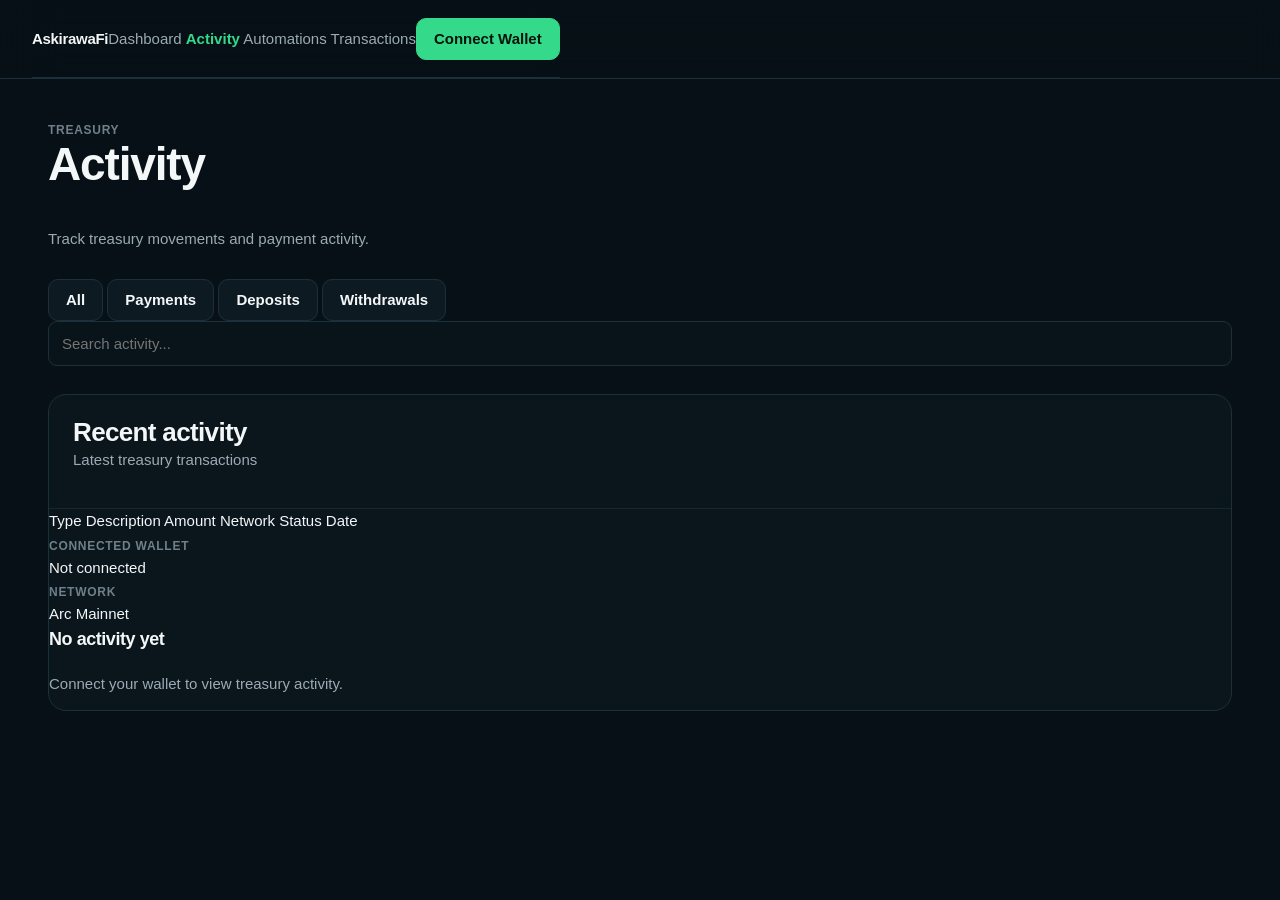
<file: activity.html>
<!DOCTYPE html>
<html lang="en">
<head>
  <meta charset="UTF-8">
  <meta name="viewport" content="width=device-width, initial-scale=1.0">

  <title>Activity | AskirawaFi</title>

  <link rel="stylesheet" href="style.css">
</head>

<body>

<header>
  <nav>
    <a href="index.html" class="logo">AskirawaFi</a>

    <div>
      <a href="index.html">Dashboard</a>
      <a href="activity.html" class="active">Activity</a>
      <a href="#automations">Automations</a>
      <a href="#transactions">Transactions</a>
    </div>

    <button class="connect-wallet">
      Connect Wallet
    </button>
  </nav>
</header>

<main>

  <section class="page-header">
    <div>
      <div class="label">TREASURY</div>

      <h1>Activity</h1>

      <p>
        Track treasury movements and payment activity.
      </p>
    </div>
  </section>


  <section class="activity-controls">

    <div class="filters">

      <button class="filter active">
        All
      </button>

      <button class="filter">
        Payments
      </button>

      <button class="filter">
        Deposits
      </button>

      <button class="filter">
        Withdrawals
      </button>

    </div>

    <input
      type="search"
      id="activitySearch"
      placeholder="Search activity..."
    >

  </section>


  <section class="activity">

    <div class="activity-header">

      <div>
        <h2>Recent activity</h2>
        <p>Latest treasury transactions</p>
      </div>

    </div>


    <div class="activity-table">

      <div class="activity-table-head">

        <span>Type</span>
        <span>Description</span>
        <span>Amount</span>
        <span>Network</span>
        <span>Status</span>
        <span>Date</span>

      </div>

<div class="wallet-summary">
  <div>
    <span class="label">CONNECTED WALLET</span>
    <div id="walletAddress">Not connected</div>
  </div>

  <div>
    <span class="label">NETWORK</span>
    <div>Arc Mainnet</div>
  </div>
</div>
      <div id="activityList">

        <div class="empty-state">

          <h3>No activity yet</h3>

          <p>
            Connect your wallet to view treasury activity.
          </p>

        </div>

      </div>

    </div>

  </section>

</main>


<script src="script.js"></script>

<script>
const searchInput = document.getElementById("activitySearch");

searchInput.addEventListener("input", function () {

  const query = this.value.toLowerCase();

  document.querySelectorAll(".activity-row").forEach(row => {

    const text = row.textContent.toLowerCase();

    row.style.display =
      text.includes(query) ? "grid" : "none";

  });

});
<script>
const walletAddress = document.getElementById("walletAddress");

function shortenAddress(address) {
  return address.slice(0, 6) + "..." + address.slice(-4);
}

async function updateWalletAddress() {
  if (!window.ethereum) {
    walletAddress.textContent = "Not connected";
    return;
  }

  try {
    const accounts = await window.ethereum.request({
      method: "eth_accounts"
    });

    if (accounts.length > 0) {
      walletAddress.textContent = shortenAddress(accounts[0]);
    } else {
      walletAddress.textContent = "Not connected";
    }
  } catch (error) {
    console.error("Unable to read wallet:", error);
  }
}

updateWalletAddress();

if (window.ethereum) {
  window.ethereum.on("accountsChanged", updateWalletAddress);
}
</script>

</body>
</html>
</file>
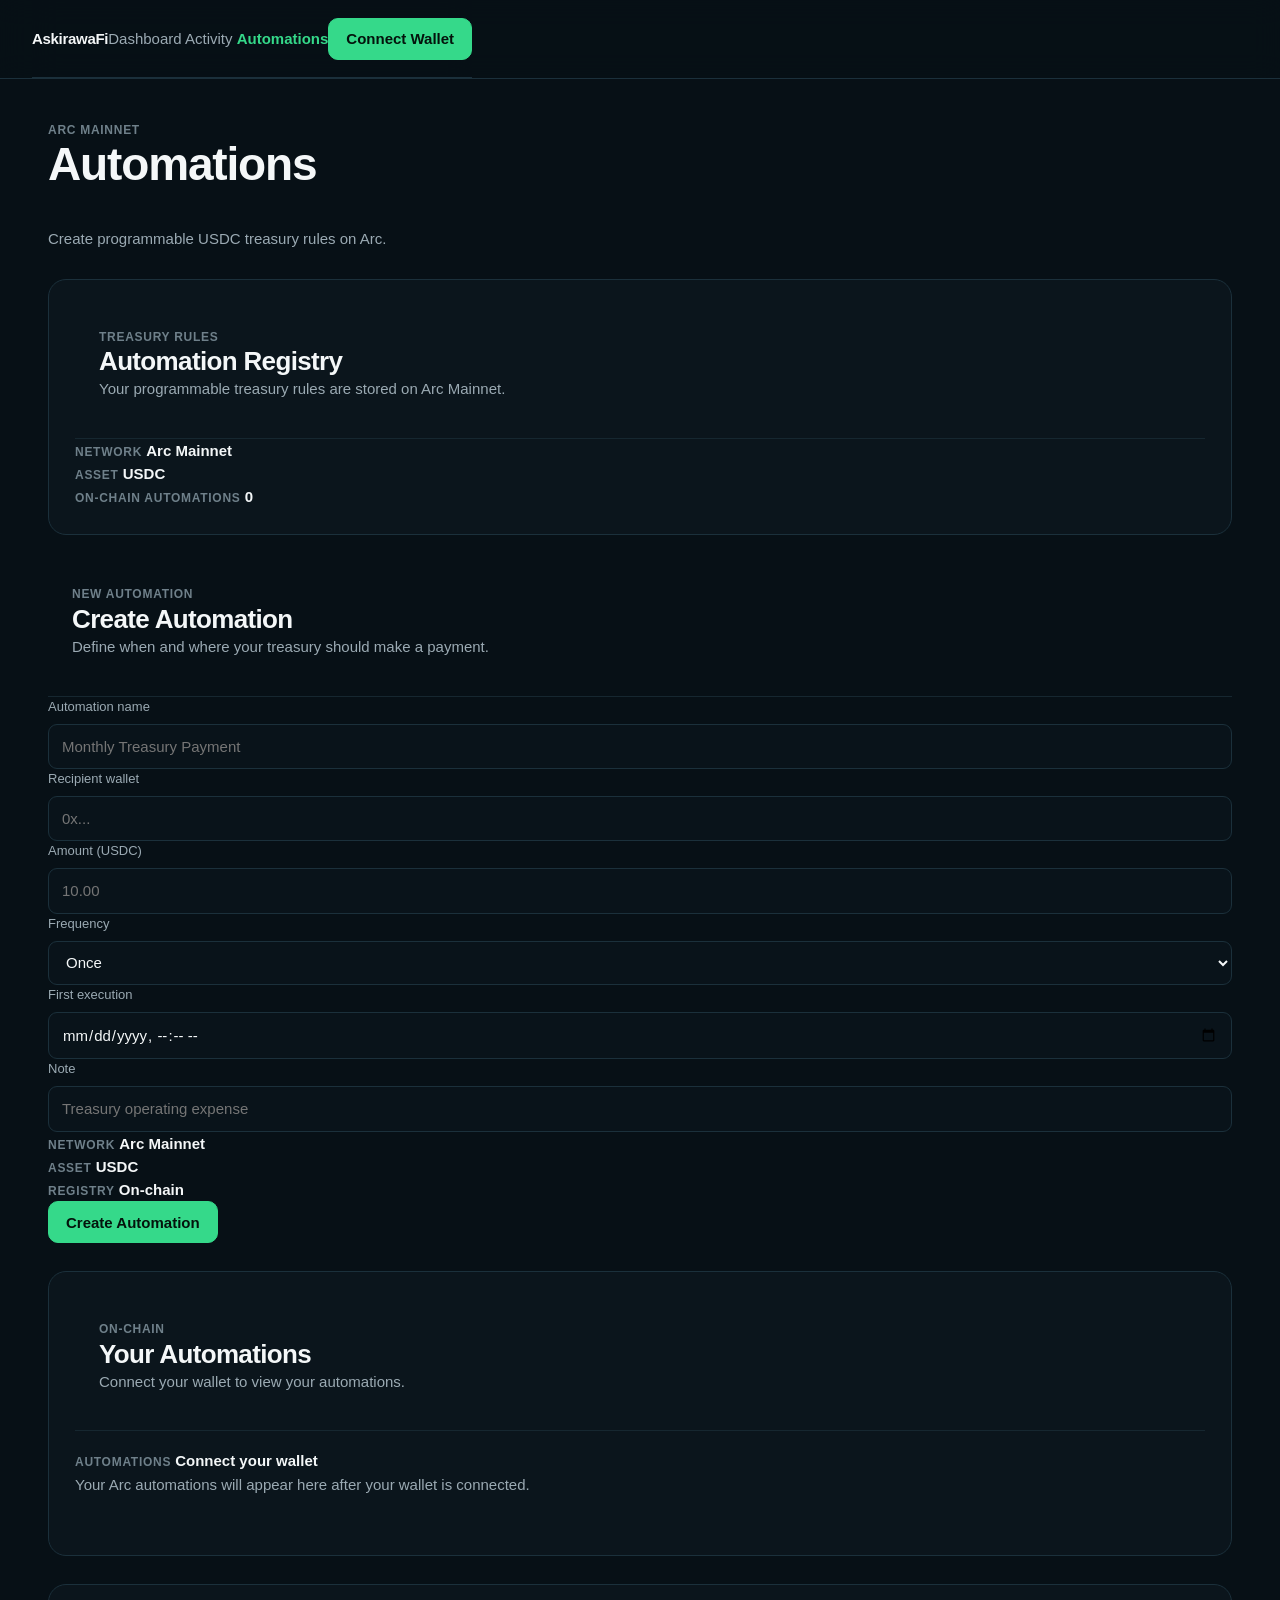
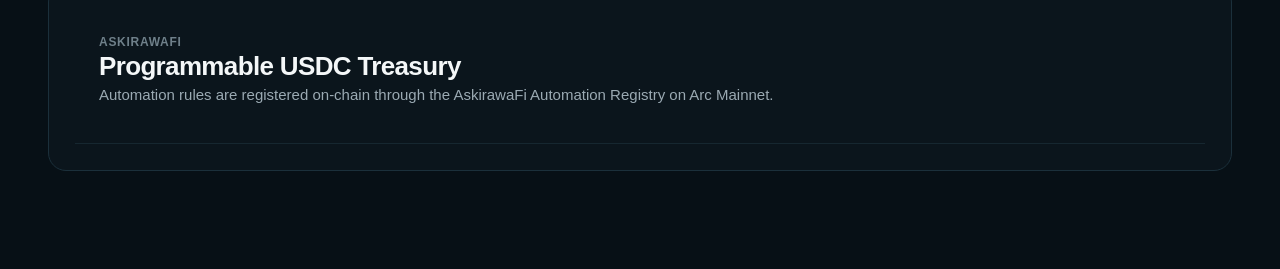
<file: automations.html>
<!DOCTYPE html>
<html lang="en">
<head>
  <meta charset="UTF-8">
  <meta name="viewport" content="width=device-width, initial-scale=1.0">

  <title>Automations | AskirawaFi</title>

  <link rel="stylesheet" href="style.css">
</head>

<body>

<header>
  <nav>

    <a href="index.html" class="logo">
      AskirawaFi
    </a>

    <div class="nav-links">
      <a href="index.html">Dashboard</a>
      <a href="activity.html">Activity</a>
      <a href="automations.html" class="active">Automations</a>
    </div>

    <button class="connect-wallet">
      Connect Wallet
    </button>

  </nav>
</header>


<main>

  <section class="page-header">

    <div>

      <div class="label">
        ARC MAINNET
      </div>

      <h1>
        Automations
      </h1>

      <p>
        Create programmable USDC treasury rules on Arc.
      </p>

    </div>

  </section>


  <section class="automation">

    <div class="section-header">

      <div>

        <div class="label">
          TREASURY RULES
        </div>

        <h2>
          Automation Registry
        </h2>

        <p>
          Your programmable treasury rules are stored on Arc Mainnet.
        </p>

      </div>

    </div>


    <div class="automation-preview">

      <div>
        <span class="label">NETWORK</span>
        <strong>Arc Mainnet</strong>
      </div>

      <div>
        <span class="label">ASSET</span>
        <strong>USDC</strong>
      </div>

      <div>
        <span class="label">ON-CHAIN AUTOMATIONS</span>
        <strong id="automation-count">0</strong>
      </div>

    </div>

  </section>


  <section class="automation-form">

    <div class="section-header">

      <div>

        <div class="label">
          NEW AUTOMATION
        </div>

        <h2>
          Create Automation
        </h2>

        <p>
          Define when and where your treasury should make a payment.
        </p>

      </div>

    </div>


    <form id="automationForm">

      <div>

        <label for="automation-name">
          Automation name
        </label>

        <input
          id="automation-name"
          type="text"
          placeholder="Monthly Treasury Payment"
          required
        >

      </div>


      <div>

        <label for="automation-recipient">
          Recipient wallet
        </label>

        <input
          id="automation-recipient"
          type="text"
          placeholder="0x..."
          required
        >

      </div>


      <div>

        <label for="automation-amount">
          Amount (USDC)
        </label>

        <input
          id="automation-amount"
          type="number"
          min="0.01"
          step="0.01"
          placeholder="10.00"
          required
        >

      </div>


      <div>

        <label for="automation-frequency">
          Frequency
        </label>

        <select id="automation-frequency">

          <option value="Once">
            Once
          </option>

          <option value="Daily">
            Daily
          </option>

          <option value="Weekly">
            Weekly
          </option>

          <option value="Monthly">
            Monthly
          </option>

        </select>

      </div>


      <div>

        <label for="automation-date">
          First execution
        </label>

        <input
          id="automation-date"
          type="datetime-local"
          required
        >

      </div>


      <div>

        <label for="automation-note">
          Note
        </label>

        <input
          id="automation-note"
          type="text"
          placeholder="Treasury operating expense"
        >

      </div>


      <div class="automation-preview">

        <div>
          <span class="label">NETWORK</span>
          <strong>Arc Mainnet</strong>
        </div>

        <div>
          <span class="label">ASSET</span>
          <strong>USDC</strong>
        </div>

        <div>
          <span class="label">REGISTRY</span>
          <strong>On-chain</strong>
        </div>

      </div>


      <div class="form-actions">

        <button
          type="submit"
          class="primary"
          id="createAutomationButton"
        >
          Create Automation
        </button>

      </div>

    </form>

  </section>


  <section class="automation">

    <div class="section-header">

      <div>

        <div class="label">
          ON-CHAIN
        </div>

        <h2>
          Your Automations
        </h2>

        <p id="automation-status">
          Connect your wallet to view your automations.
        </p>

      </div>

    </div>


    <div id="automation-list">

      <div class="payment-item">

        <div>

          <span class="label">
            AUTOMATIONS
          </span>

          <strong>
            Connect your wallet
          </strong>

          <p>
            Your Arc automations will appear here after your wallet is connected.
          </p>

        </div>

      </div>

    </div>

  </section>


  <section class="automation">

    <div class="section-header">

      <div>

        <div class="label">
          ASKIRAWAFI
        </div>

        <h2>
          Programmable USDC Treasury
        </h2>

        <p>
          Automation rules are registered on-chain through the
          AskirawaFi Automation Registry on Arc Mainnet.
        </p>

      </div>

    </div>

  </section>

</main>


<script src="script.js"></script>

</body>
</html>
</file>
<file: style.css>
/* =========================================================
   ASKIRAWAFI — PROFESSIONAL FINTECH UI
   ========================================================= */

:root {
  --bg: #071016;
  --surface: #0b151c;
  --surface-2: #0e1a22;
  --border: #1b303b;
  --border-soft: #162730;

  --text: #f4f7f8;
  --text-secondary: #9baab3;
  --text-muted: #6f808a;

  --green: #35d98a;
  --green-dark: #123b2c;
  --green-soft: rgba(53, 217, 138, 0.10);

  --warning: #e8b84c;
  --warning-soft: rgba(232, 184, 76, 0.10);

  --radius: 14px;
  --radius-lg: 18px;
  --container: 1240px;
}

/* ---------- RESET ---------- */

* {
  box-sizing: border-box;
}

html {
  scroll-behavior: smooth;
}

body {
  margin: 0;
  background: var(--bg);
  color: var(--text);
  font-family:
    Inter,
    -apple-system,
    BlinkMacSystemFont,
    "Segoe UI",
    sans-serif;
  font-size: 15px;
  line-height: 1.55;
  -webkit-font-smoothing: antialiased;
}

button,
input,
select,
textarea {
  font: inherit;
}

button {
  cursor: pointer;
}

a {
  color: inherit;
  text-decoration: none;
}

/* ---------- PAGE ---------- */

body::selection {
  background: rgba(53, 217, 138, 0.25);
}

/* Keep the main content comfortably centered */
main,
.container,
.dashboard,
.app,
section {
  width: 100%;
}

/* ---------- HEADINGS ---------- */

h1,
h2,
h3,
h4,
p {
  margin-top: 0;
}

h1,
h2,
h3,
h4 {
  color: var(--text);
  letter-spacing: -0.025em;
}

h1 {
  font-size: clamp(30px, 4vw, 46px);
  line-height: 1.08;
  font-weight: 700;
}

h2 {
  font-size: 26px;
  line-height: 1.2;
  font-weight: 650;
}

h3 {
  font-size: 18px;
  font-weight: 600;
}

p {
  color: var(--text-secondary);
}

/* ---------- HEADER ---------- */

header,
nav {
  background: rgba(7, 16, 22, 0.94);
  border-bottom: 1px solid var(--border);
  backdrop-filter: blur(14px);
  -webkit-backdrop-filter: blur(14px);
}

header {
  min-height: 78px;
  display: flex;
  align-items: center;
  padding: 0 32px;
}

nav {
  min-height: 78px;
  display: flex;
  align-items: center;
}

/* ---------- BRAND ---------- */

.logo,
.brand,
.brand-name {
  color: var(--text);
  font-weight: 700;
  letter-spacing: -0.02em;
}

.brand-subtitle {
  color: var(--text-muted);
  font-size: 12px;
}

/* ---------- NAVIGATION ---------- */

nav a {
  color: var(--text-secondary);
  transition: color 160ms ease;
}

nav a:hover,
nav a.active {
  color: var(--green);
}

nav a.active {
  font-weight: 600;
}

/* ---------- BUTTONS ---------- */

button,
.btn,
button[type="button"],
button[type="submit"] {
  border: 1px solid var(--border);
  border-radius: 10px;
  min-height: 42px;
  padding: 0 17px;
  background: var(--surface-2);
  color: var(--text);
  font-weight: 600;
  transition:
    background 160ms ease,
    border-color 160ms ease,
    transform 160ms ease;
}

button:hover,
.btn:hover {
  border-color: #2b4653;
  background: #12212a;
}

button:active,
.btn:active {
  transform: translateY(1px);
}

/* Green primary actions */

button.primary,
.btn-primary,
.primary,
.connect-wallet,
button[data-action="connect"] {
  background: var(--green);
  border-color: var(--green);
  color: #04130c;
}

button.primary:hover,
.btn-primary:hover,
.primary:hover,
.connect-wallet:hover,
button[data-action="connect"]:hover {
  background: #4ae39a;
  border-color: #4ae39a;
}

/* ---------- DASHBOARD WRAPPER ---------- */

main {
  max-width: var(--container);
  margin: 0 auto;
  padding: 42px 28px 70px;
}

/* ---------- SECTION SPACING ---------- */

section {
  margin-bottom: 28px;
}

section + section {
  margin-top: 28px;
}

/* ---------- CARDS ---------- */

.card,
.panel,
.stat-card,
.metric-card,
.dashboard-card {
  background: var(--surface);
  border: 1px solid var(--border);
  border-radius: var(--radius);
  box-shadow: none;
}

.card:hover,
.panel:hover,
.stat-card:hover,
.metric-card:hover {
  border-color: #25404c;
}

/* ---------- TREASURY OVERVIEW ---------- */

.treasury,
.treasury-card,
.total-treasury {
  background:
    linear-gradient(
      135deg,
      rgba(18, 61, 45, 0.35),
      rgba(11, 21, 28, 0.98) 58%
    );
  border: 1px solid #24483b;
  border-radius: var(--radius-lg);
  padding: 30px;
}

/* Large balance */

.balance,
.amount,
.total-amount {
  color: var(--text);
  font-size: clamp(34px, 5vw, 52px);
  line-height: 1;
  font-weight: 650;
  letter-spacing: -0.04em;
}

/* Currency */

.currency,
.symbol {
  color: var(--text-secondary);
  font-size: 16px;
}

/* ---------- LABELS ---------- */

.label,
.card-label,
.metric-label,
.overline {
  color: var(--text-muted);
  font-size: 12px;
  font-weight: 600;
  letter-spacing: 0.06em;
  text-transform: uppercase;
}

.green,
.positive,
.success {
  color: var(--green);
}

/* ---------- GRID ---------- */

.grid,
.cards,
.metrics,
.stats-grid {
  display: grid;
  gap: 16px;
}

/* ---------- METRIC CARDS ---------- */

.metric-card,
.stat-card {
  padding: 22px;
  min-height: 125px;
}

.metric-card .value,
.stat-card .value {
  margin: 8px 0 4px;
  color: var(--text);
  font-size: 25px;
  font-weight: 650;
  letter-spacing: -0.025em;
}

.metric-card .description,
.stat-card .description {
  color: var(--text-muted);
  font-size: 13px;
}

/* ---------- HEALTH ---------- */

.health,
.treasury-health {
  padding: 24px;
  background: var(--surface);
  border: 1px solid var(--border);
  border-radius: var(--radius);
}

.health-status,
.status-healthy {
  color: var(--green);
  font-size: 24px;
  font-weight: 650;
}

/* ---------- RECENT ACTIVITY ---------- */

.activity,
.recent-activity,
.transactions {
  background: var(--surface);
  border: 1px solid var(--border);
  border-radius: var(--radius-lg);
  overflow: hidden;
}

.activity-header,
.section-header {
  display: flex;
  align-items: center;
  justify-content: space-between;
  gap: 20px;
  padding: 22px 24px;
  border-bottom: 1px solid var(--border-soft);
}

.activity-header h2,
.section-header h2 {
  margin: 0;
}

/* ---------- TABLE ---------- */

table {
  width: 100%;
  border-collapse: collapse;
}

thead {
  background: rgba(255, 255, 255, 0.015);
}

th {
  color: var(--text-muted);
  font-size: 12px;
  font-weight: 600;
  text-align: left;
  text-transform: uppercase;
  letter-spacing: 0.05em;
}

th,
td {
  padding: 16px 20px;
  border-bottom: 1px solid var(--border-soft);
}

td {
  color: var(--text-secondary);
}

tbody tr:last-child td {
  border-bottom: 0;
}

tbody tr:hover {
  background: rgba(255, 255, 255, 0.018);
}

td strong {
  color: var(--text);
  font-weight: 600;
}

/* ---------- STATUS ---------- */

.status,
.badge {
  display: inline-flex;
  align-items: center;
  min-height: 27px;
  padding: 3px 10px;
  border-radius: 999px;
  font-size: 12px;
  font-weight: 600;
  white-space: nowrap;
}

.status.completed,
.badge.completed {
  color: var(--green);
  background: var(--green-soft);
  border: 1px solid rgba(53, 217, 138, 0.15);
}

.status.pending,
.badge.pending {
  color: var(--warning);
  background: var(--warning-soft);
  border: 1px solid rgba(232, 184, 76, 0.15);
}

/* ---------- AUTOMATION ---------- */

.automation,
.payment-queue {
  background: var(--surface);
  border: 1px solid var(--border);
  border-radius: var(--radius-lg);
  padding: 26px;
}

.payment-item {
  display: flex;
  align-items: center;
  justify-content: space-between;
  gap: 20px;
  padding: 18px 0;
  border-bottom: 1px solid var(--border-soft);
}

.payment-item:last-child {
  border-bottom: 0;
}

.payment-item strong {
  color: var(--text);
}

/* ---------- WHY ASKIRAWAFI ---------- */

.why,
.features,
.feature-section {
  background: var(--surface);
  border: 1px solid var(--border);
  border-radius: var(--radius-lg);
  padding: 28px;
}

.feature-grid {
  display: grid;
  grid-template-columns: repeat(3, 1fr);
  gap: 14px;
}

.feature-card {
  background: var(--surface-2);
  border: 1px solid var(--border);
  border-radius: 12px;
  padding: 22px;
}

.feature-card h3 {
  margin-bottom: 7px;
}

.feature-card p {
  margin: 0;
  font-size: 13px;
  line-height: 1.65;
}

/* ---------- ICONS ---------- */

/*
   Keep icons subtle.
   No giant glowing circles, emojis or decorative symbols.
*/

.icon {
  display: inline-flex;
  align-items: center;
  justify-content: center;
  width: 38px;
  height: 38px;
  border-radius: 10px;
  background: var(--green-soft);
  color: var(--green);
  border: 1px solid rgba(53, 217, 138, 0.12);
}

/* ---------- FORMS ---------- */

input,
select,
textarea {
  width: 100%;
  min-height: 44px;
  padding: 10px 13px;
  background: #09131a;
  color: var(--text);
  border: 1px solid var(--border);
  border-radius: 9px;
  outline: none;
}

input:focus,
select:focus,
textarea:focus {
  border-color: rgba(53, 217, 138, 0.55);
  box-shadow: 0 0 0 3px rgba(53, 217, 138, 0.08);
}

label {
  display: block;
  margin-bottom: 7px;
  color: var(--text-secondary);
  font-size: 13px;
  font-weight: 500;
}

/* ---------- LINKS ---------- */

a.green-link,
.view-all {
  color: var(--green);
  font-weight: 600;
}

a.green-link:hover,
.view-all:hover {
  text-decoration: underline;
}

/* ---------- FOOTER ---------- */

footer {
  max-width: var(--container);
  margin: 0 auto;
  padding: 28px;
  color: var(--text-muted);
  border-top: 1px solid var(--border-soft);
  font-size: 13px;
}

/* ---------- REMOVE DECORATIVE / AI-SLOP ELEMENTS ---------- */

/*
   These classes are hidden only when they already exist in the
   page. Wallet functionality is NOT affected.
*/

.emoji,
.decorative-icon,
.ai-symbol,
.symbol-decoration {
  display: none !important;
}

/* ---------- RESPONSIVE ---------- */

@media (min-width: 900px) {
  .stats-grid {
    grid-template-columns: repeat(4, 1fr);
  }

  .metrics {
    grid-template-columns: repeat(2, 1fr);
  }

  .dashboard-grid {
    display: grid;
    grid-template-columns: 1.4fr 1fr;
    gap: 16px;
  }
}

@media (max-width: 899px) {
  header,
  nav {
    padding-left: 18px;
    padding-right: 18px;
  }

  main {
    padding: 28px 18px 55px;
  }

  .feature-grid {
    grid-template-columns: 1fr;
  }

  .stats-grid {
    grid-template-columns: repeat(2, 1fr);
  }

  .dashboard-grid {
    display: grid;
    grid-template-columns: 1fr;
    gap: 16px;
  }

  .treasury,
  .treasury-card,
  .total-treasury {
    padding: 24px;
  }

  table {
    min-width: 720px;
  }

  .activity,
  .recent-activity,
  .transactions {
    overflow-x: auto;
  }
}

@media (max-width: 560px) {
  body {
    font-size: 14px;
  }

  main {
    padding: 22px 12px 45px;
  }

  header,
  nav {
    min-height: 68px;
  }

  h1 {
    font-size: 30px;
  }

  h2 {
    font-size: 23px;
  }

  .stats-grid {
    grid-template-columns: 1fr 1fr;
    gap: 10px;
  }

  .metric-card,
  .stat-card {
    min-height: 105px;
    padding: 16px;
  }

  .metric-card .value,
  .stat-card .value {
    font-size: 21px;
  }

  .treasury,
  .treasury-card,
  .total-treasury,
  .why,
  .features,
  .feature-section,
  .automation {
    padding: 20px;
    border-radius: 14px;
  }

  .balance,
  .amount,
  .total-amount {
    font-size: 34px;
  }

  .activity-header,
  .section-header {
    padding: 18px;
  }

  .feature-grid {
    gap: 10px;
  }

  .feature-card {
    padding: 18px;
  }

  footer {
    padding: 22px 14px;
  }
}
.wallet-connected {
  display: inline-flex;
  align-items: center;
  justify-content: center;
  gap: 8px;
}

.wallet-connected::before {
  content: "";
  width: 7px;
  height: 7px;
  border-radius: 50%;
  background: #35d07f;
}
</file>
